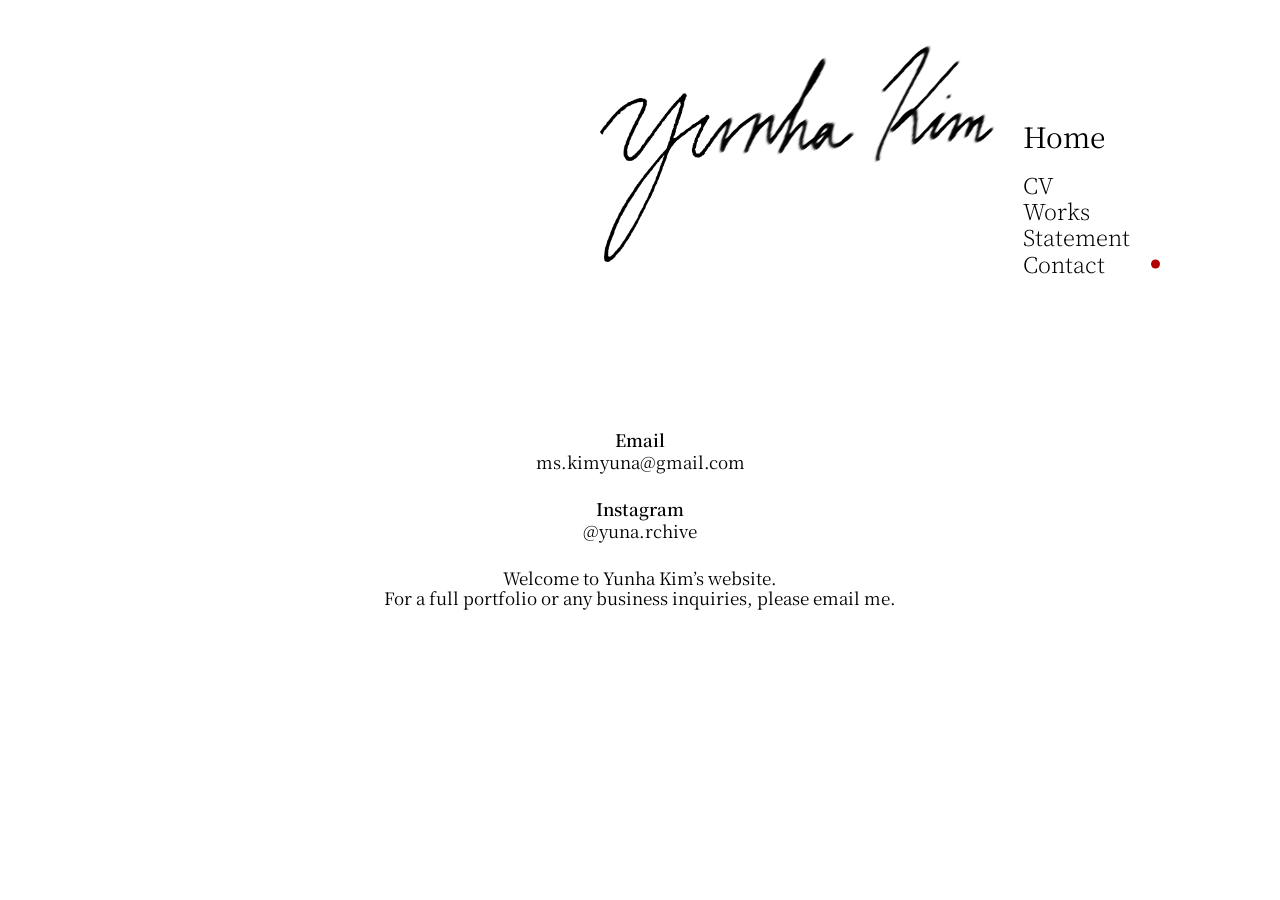
<file: contact.html>
<!doctype html>
<html>
<head>
  <meta charset="utf-8">
  <meta name="viewport" content="width=device-width, initial-scale=1">
  <title>Contact | Yunha Kim</title>

  <link href="https://fonts.googleapis.com/css2?family=Noto+Serif+KR:wght@300;400;500;600&display=swap" rel="stylesheet">
  <link rel="stylesheet" href="style.css">
</head>

<body>
  <div class="contact_page">

    <!-- 중앙 콘텐츠 -->
    <div class="contact_content">
      <div class="contact_info">

        <p class="contact_label">Email</p>
        <p class="contact_value">ms.kimyuna@gmail.com</p>

        <p class="contact_label instagram_label">Instagram</p>
        <p class="contact_value">
          <a href="https://www.instagram.com/yuna.rchive" target="_blank">
            @yuna.rchive
          </a>
        </p>

        <p class="contact_note">
          Welcome to Yunha Kim’s website.<br>
          For a full portfolio or any business inquiries, please email me.
        </p>

      </div>
    </div>

    <!-- 오른쪽 상단 메뉴 -->
    <div class="contact_menu">
      <img src="images/signature.png" class="contact_signature" alt="signature">

      <nav class="menu_nav">
        <a href="index.html" class="menu_home">Home</a>
        <a href="cv.html">CV</a>
        <a href="works.html">Works</a>
        <a href="statement.html">Statement</a>
        <a href="contact.html" class="active">Contact</a>
      </nav>
    </div>

  </div>
</body>
</html>
</file>
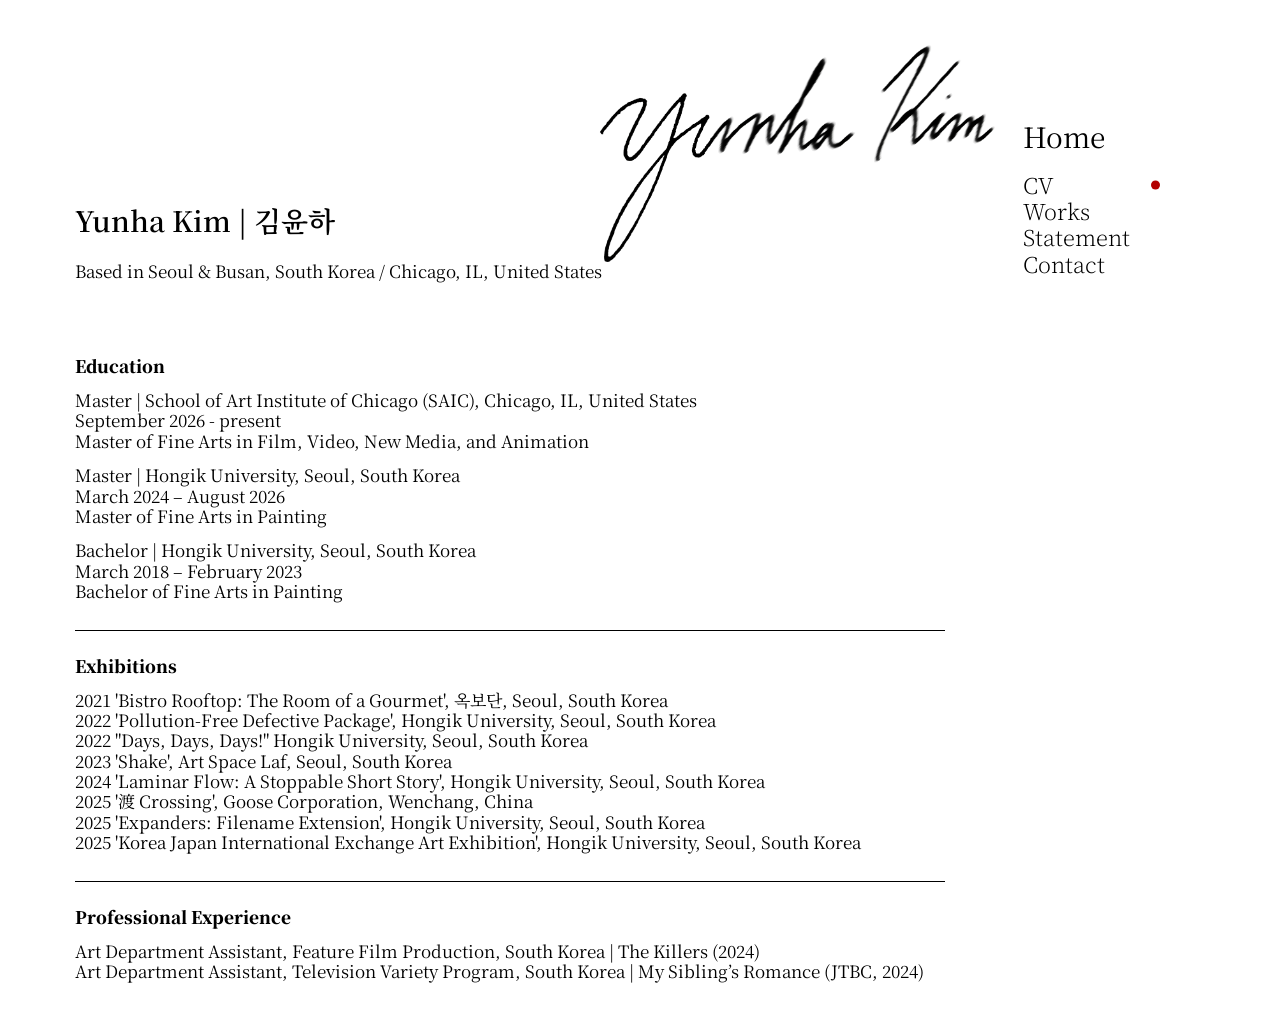
<file: cv.html>
<!doctype html>
<html>
<head>
  <meta charset="utf-8" />
  <meta name="viewport" content="width=device-width, initial-scale=1" />
  <title>CV | Yunha Kim</title>

  <link href="https://fonts.googleapis.com/css2?family=Noto+Serif+KR:wght@300;400;500;600&display=swap" rel="stylesheet">
  <link rel="stylesheet" href="style.css">
</head>

<body>
  <div class="cv_page">

    <div class="cv_content">
      <h1 class="cv_name">Yunha Kim | 김윤하</h1>
      <p class="cv_based">
        Based in Seoul & Busan, South Korea / Chicago, IL, United States
      </p>

      <section class="cv_section">
        <h2>Education</h2>
        <p>
          Master | School of Art Institute of Chicago (SAIC), Chicago, IL, United States<br>
          September 2026 - present<br>
          Master of Fine Arts in Film, Video, New Media, and Animation
        </p>
        
        <p>
          Master | Hongik University, Seoul, South Korea<br>
          March 2024 – August 2026<br>
          Master of Fine Arts in Painting
        </p>

        <p>
          Bachelor | Hongik University, Seoul, South Korea<br>
          March 2018 – February 2023<br>
          Bachelor of Fine Arts in Painting
        </p>
      </section>

      <section class="cv_section">
        <h2>Exhibitions</h2>
        <p>
        2021 'Bistro Rooftop: The Room of a Gourmet', 옥보단, Seoul, South Korea<br>
        2022 'Pollution-Free Defective Package', Hongik University, Seoul, South Korea<br>
        2022 "Days, Days, Days!" Hongik University, Seoul, South Korea<br>
        2023 'Shake', Art Space Laf, Seoul, South Korea<br>
        2024 'Laminar Flow: A Stoppable Short Story', Hongik University, Seoul, South Korea<br>
        2025 '渡 Crossing', Goose Corporation, Wenchang, China<br>
        2025 'Expanders: Filename Extension', Hongik University, Seoul, South Korea<br>
        2025 'Korea Japan International Exchange Art Exhibition', Hongik University, Seoul, South Korea
        </p>
      </section>

      <section class="cv_section">
        <h2>Professional Experience</h2>
        <p>
          Art Department Assistant, Feature Film Production, South Korea | The Killers (2024)<br>
          Art Department Assistant, Television Variety Program, South Korea | My Sibling’s Romance (JTBC, 2024)
        </p>
      </section>
    </div>

    <div class="cv_menu">
      <img src="images/signature.png" class="cv_signature" alt="signature">

      <nav class="menu_nav">
        <a href="index.html" class="menu_home">Home</a>
        <a href="cv.html" class="active">CV</a>
        <a href="works.html">Works</a>
        <a href="statement.html">Statement</a>
        <a href="contact.html">Contact</a>
      </nav>
    </div>

  </div>
</body>
</html>
</file>
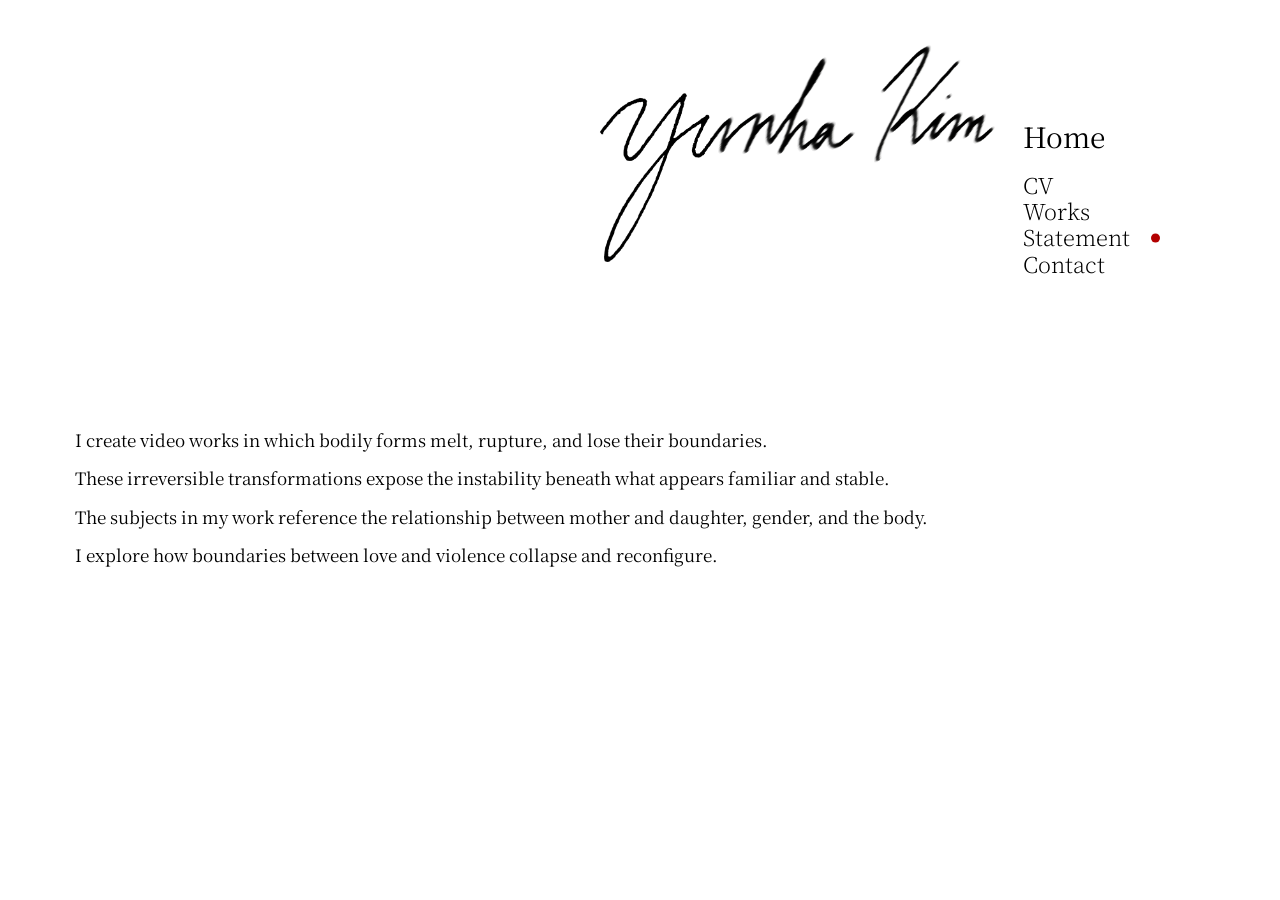
<file: statement.html>
<!doctype html>
<html>
<head>
  <meta charset="utf-8">
  <meta name="viewport" content="width=device-width, initial-scale=1">
  <title>Statement | Yunha Kim</title>

  <link href="https://fonts.googleapis.com/css2?family=Noto+Serif+KR:wght@300;400;500;600&display=swap" rel="stylesheet">
  <link rel="stylesheet" href="style.css">
</head>

<body>

<div class="statement_page">

  <!-- 오른쪽 상단 메뉴 -->
  <div class="cv_menu">
    <img src="images/signature.png" class="cv_signature">

    <nav class="menu_nav">
      <a href="index.html" class="menu_home">Home</a>
      <a href="cv.html">CV</a>
      <a href="works.html">Works</a>
      <a href="statement.html" class="active">Statement</a>
      <a href="contact.html">Contact</a>
    </nav>
  </div>

  <!-- statement 본문 -->
  <div class="statement_content">
    <p>
      I create video works in which bodily forms melt, rupture, and lose their boundaries.
    </p>

    <p>
      These irreversible transformations expose the instability beneath what appears familiar and stable.
    </p>

    <p>
      The subjects in my work reference the relationship between mother and daughter, gender, and the body.
    </p>

    <p>
      I explore how boundaries between love and violence collapse and reconfigure.
    </p>
  </div>

</div>

</body>
</html>
</file>
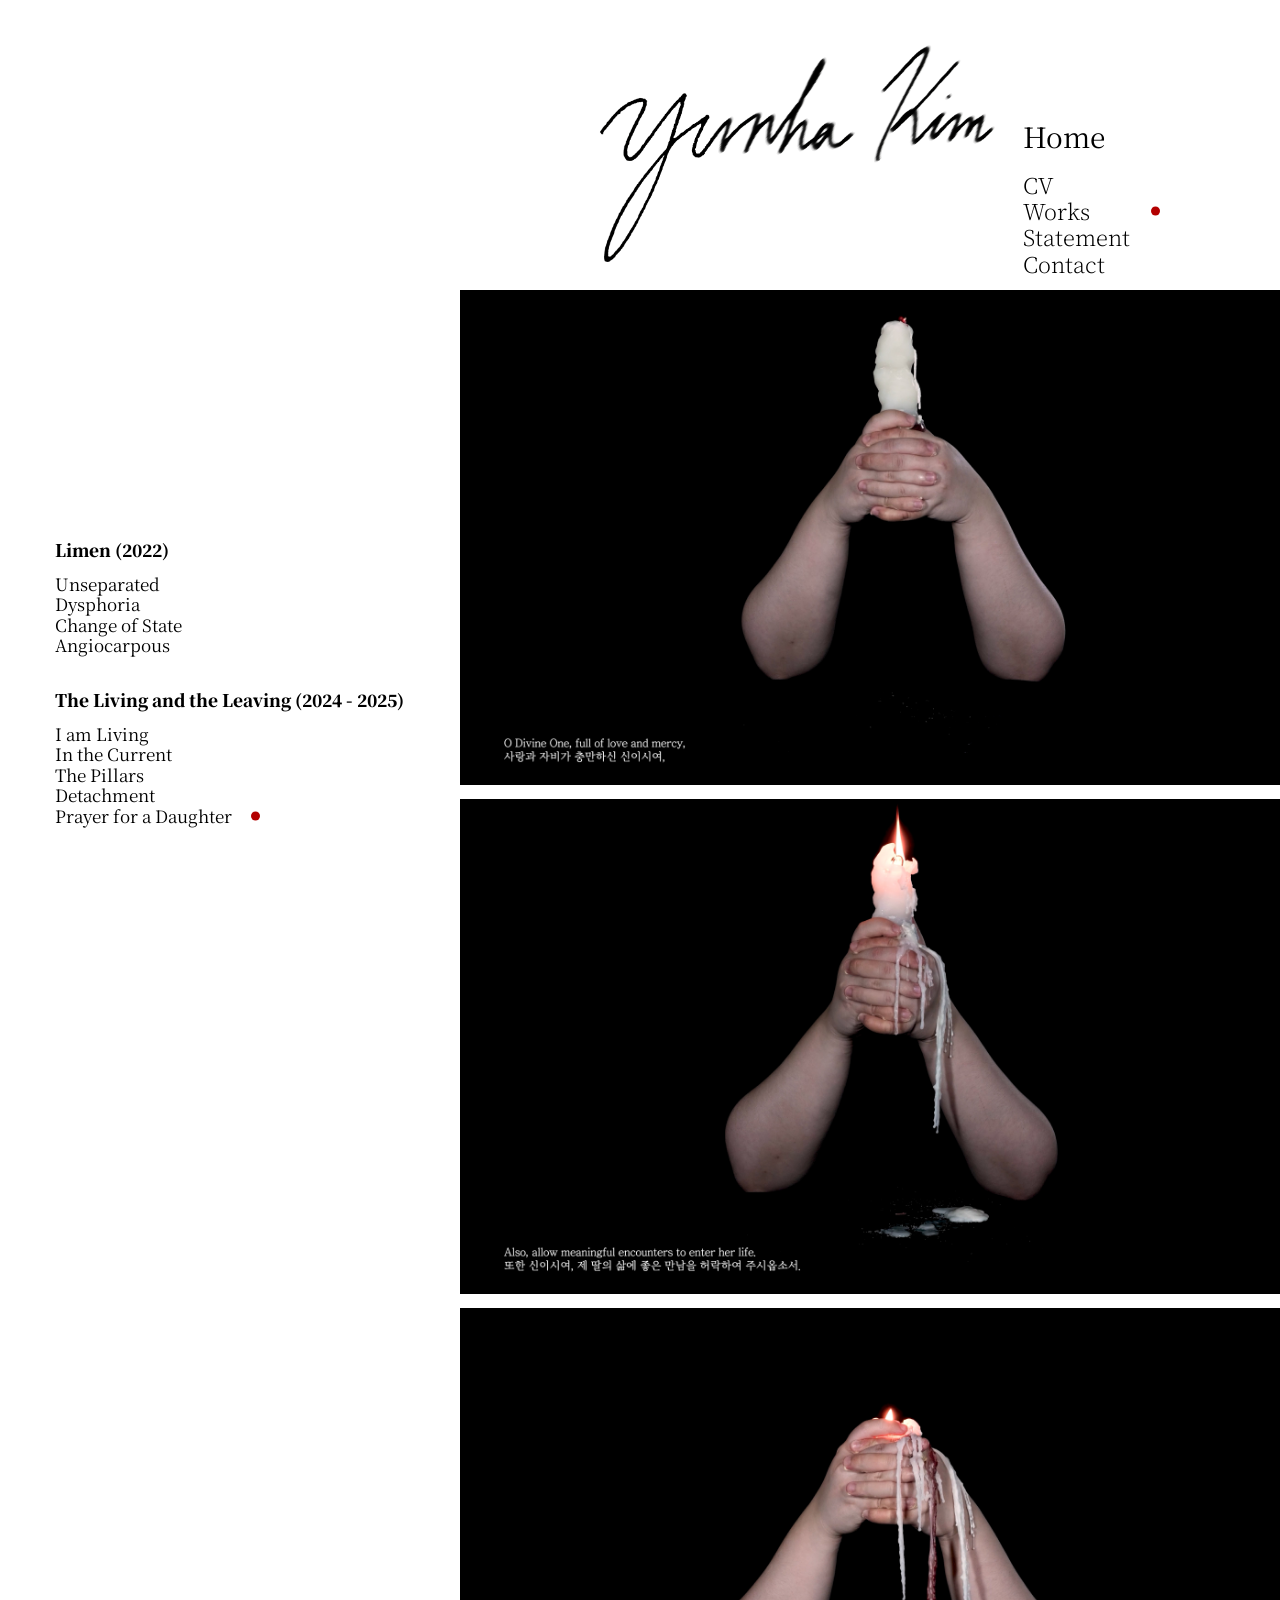
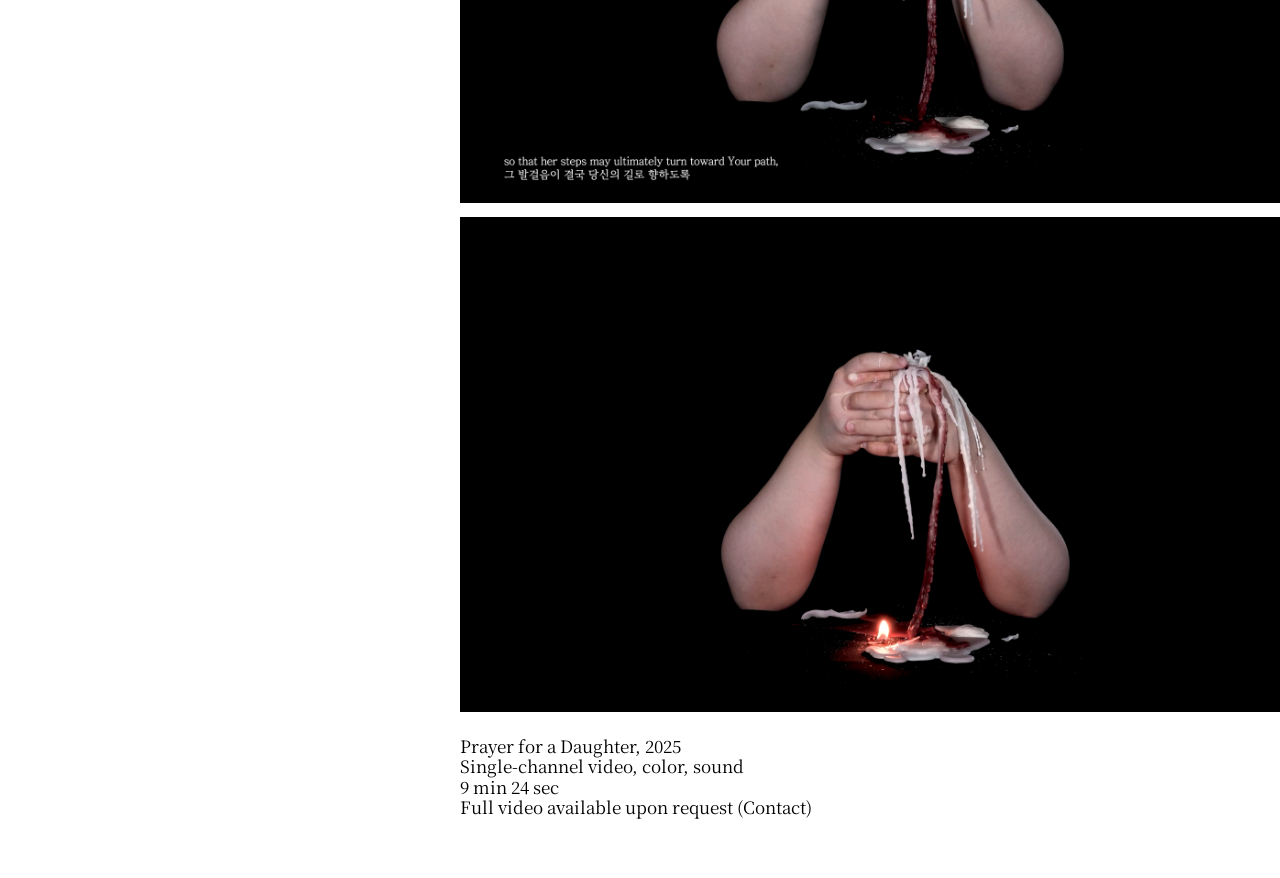
<file: works.html>
<!doctype html>
<html>
<head>
  <meta charset="utf-8">
  <meta name="viewport" content="width=device-width, initial-scale=1">
  <title>Works | Yunha Kim</title>

  <link href="https://fonts.googleapis.com/css2?family=Noto+Serif+KR:wght@300;400;500;600&display=swap" rel="stylesheet">
  <link rel="stylesheet" href="style.css">
</head>

<body>

<div class="works_page">

  <!-- 오른쪽 상단 메뉴 -->
  <div class="cv_menu">
    <img src="images/signature.png" class="cv_signature">

    <nav class="menu_nav">
      <a href="index.html" class="menu_home">Home</a>
      <a href="cv.html">CV</a>
      <a href="works.html" class="active">Works</a>
      <a href="statement.html">Statement</a>
      <a href="contact.html">Contact</a>
    </nav>
  </div>


  <!-- 왼쪽 작품 리스트 -->
  <div class="works_list">

  <div class="works_group">
    <p class="works_title">Limen (2022)</p>
    <p class="work_item" onclick="showWork('unseparated', this)">Unseparated</p>
    <p class="work_item" onclick="showWork('dysphoria', this)">Dysphoria</p>
    <p class="work_item" onclick="showWork('changeofstate', this)">Change of State</p>
    <p class="work_item" onclick="showWork('angiocarpous', this)">Angiocarpous</p>
  </div>

  <div class="works_group">
    <p class="works_title">The Living and the Leaving (2024 - 2025)</p>
    <p class="work_item" onclick="showWork('iamliving', this)">I am Living</p>
    <p class="work_item" onclick="showWork('inthecurrent', this)">In the Current</p>
    <p class="work_item" onclick="showWork('thepillars', this)">The Pillars</p>
    <p class="work_item" onclick="showWork('detachment', this)">Detachment</p>
    <p class="work_item active_work" onclick="showWork('prayer', this)">Prayer for a Daughter</p>
  </div>

</div>

  <div class="works_image" id="works_image">
  <img src="images/prayer1.jpg">
  <img src="images/prayer2.jpg">
  <img src="images/prayer3.jpg">
  <img src="images/prayer4.jpg">
</div>

<div class="works_description" id="works_description">
  <p>Prayer for a Daughter, 2025</p>
  <p>Single-channel video, color, sound</p>
  <p>9 min 24 sec</p>
  <p>
    Full video available upon request
    (<a href="contact.html">Contact</a>)
  </p>
</div>

</div>

<script src="script.js"></script>
</body>
</html>
</file>
<file: style.css>
html {
  overflow-y: scroll;
}

body {
  margin: 0;
  background: white;
  font-family: 'Noto Serif KR', serif;
}

/*Home페이지*/
.mobile_popup {
  display: none;
}

.home {
  position: relative;
  width: 100%;
  height: 100vh;
}

.location {
  margin-top: 110px;
  margin-left: 320px;
  display: inline-flex;
  align-items: flex-start;
  gap: 6px;
  font-size: 16px;
  font-weight: 500;
  line-height: 1.05;
}

.cities {
  font-weight: 500;
  text-align: left;
}

.signature {
  display: block;

  margin-left: 40px;
  margin-top: 350px;

  width: min(850px, 60vw);
  height: auto;
}

.menu {
  position: absolute;

  top: 120px;
  right: 120px;

  display: flex;
  flex-direction: row;
  align-items: flex-start;
  gap: 18px;
}

.introduction {
  writing-mode: vertical-rl;
  font-size: 27px;
  line-height: 1;
  margin-top: 35px;
}

.menu_nav {
  display: flex;
  flex-direction: column;
}

.menu_nav a.menu_home {
  font-size: 28px;
  font-weight: 400;
  margin-bottom: 18px;
}

.menu_nav a {
  position: relative;
  display: block;

  text-decoration: none;
  color: black;

  font-size: 22px;
  font-weight: 100;
  line-height: 1.2;

  padding-right: 30px; /* 점 자리 확보 */
}

.menu_nav a:hover {
  opacity: 0.6;
}

.menu_nav a.active::after {
  content: "";

  position: absolute;
  right: 0;        /* ← 항상 같은 위치 */
  top: 50%;
  transform: translateY(-50%);

  width: 9px;
  height: 9px;

  background: #b30000;
  border-radius: 50%;
}

.mobile_notice {
  display: none;
}
/*Home페이지 끝*/

/*CV페이지*/
.cv_page {
  position: relative;
  width: 100%;
  min-height: 100vh;
}

.cv_content {
  margin-left: 75px;
  padding-top: 200px;
  width: 870px;
}

.cv_name {
  margin: 0;
  font-size: 28px;
  font-weight: 600;
}

.cv_based {
  margin-top: 18px;
  margin-bottom: 70px;
  font-size: 17px;
  font-weight: 400;
}

.cv_section {
  margin-bottom: 22px;
  padding-bottom: 14px;
  border-bottom: 1px solid;
}

.cv_section:last-child {
  border-bottom: none;
}

.cv_section h2 {
  margin: 0 0 12px 0;
  font-size: 17px;
  font-weight: 1000;
}

.cv_section p {
  margin: 0 0 14px 0;
  font-size: 17px;
  line-height: 1.2;
  font-weight: 400;
}

.cv_menu {
  position: absolute;
  top: 120px;
  right: 120px;
  display: flex;
  flex-direction: row;
  align-items: flex-start;
  gap: 28px;
}

.cv_signature {
  width: 400px;
  height: auto;
  margin-top: -75px;
}
/*cv페이지*/

/*contact페이지*/
.contact_page {
  position: relative;
  width: 100%;
  min-height: 100vh;
}

.contact_content {
  width: 100%;
  display: flex;
  justify-content: center;
  padding-top: 430px;
}

.contact_info {
  text-align: center;
}

.contact_label {
  margin: 0;
  font-size: 17px;
  font-weight: 600;
  line-height: 1.2;
}

.contact_value {
  margin: 2px 0 0 0;
  font-size: 17px;
  font-weight: 400;
  line-height: 1.2;
}

.instagram_label {
  margin-top: 26px;
}

.contact_value a {
  color: black;
  text-decoration: none;
}

.contact_value a:hover {
  opacity: 0.5;
}

.contact_note {
  margin-top: 26px;
  font-size: 17px;
  font-weight: 400;
  line-height: 1.2;
}

.contact_menu {
  position: absolute;
  top: 120px;
  right: 120px;
  display: flex;
  flex-direction: row;
  align-items: flex-start;
  gap: 28px;
}

.contact_signature {
  width: 400px;
  height: auto;
  margin-top: -75px;
}
/*contact페이지*/

/*works페이지*/
.works_page {
  position: relative;
  width: 100%;
  min-height: 100vh;
}

.works_list {
  position: fixed;
  left: 55px;
  bottom: 40px;
  width: 350px;
}

.works_group {
  margin-bottom: 34px;
}

.works_title {
  margin: 0 0 14px 0;
  font-size: 17px;
  font-weight: 1000;
  line-height: 1.2;
}

.works_group p:not(.works_title) {
  margin: 0;
  font-size: 17px;
  font-weight: 400;
  line-height: 1.2;
}

.active_work {
  font-weight: 600;
}

.works_image {
  margin-left: 460px;
  padding-top: 290px;
  width: 880px;

  display: flex;
  flex-direction: column;
  gap: 14px;
}

.works_image img {
  display: block;
  width: 100%;
  height: auto;
}

.works_description {
  margin-left: 460px;
  margin-top: 24px;
  padding-bottom: 60px;
  width: 880px;
}

.works_description p {
  margin: 0;
  font-size: 17px;
  font-weight: 400;
  line-height: 1.2;
}

.works_description a {
  color: black;
  text-decoration: none;
}

.works_description a:hover {
  opacity: 0.6;
}

.work_item:hover {
  opacity: 0.6;
}

.work_item {
  position: relative;
  display: block;
  padding-right: 18px; /* 점 자리 */
  cursor: pointer;
}

.work_item.active_work::after {
  content: "";

  position: absolute;
  right: 145px;   /* ← 정렬 핵심 */
  top: 50%;
  transform: translateY(-50%);

  width: 9px;
  height: 9px;

  background: #b30000;
  border-radius: 50%;
}
/*works페이지*/

/*staement페이지*/
.statement_page {
  position: relative;
  width: 100%;
  min-height: 100vh;
}

.statement_content {
  margin-left: 75px;
  padding-top: 430px;
  width: 1000px;
}

.statement_content p {
  margin: 0 0 18px 0;
  font-size: 17px;
  font-weight: 400;
  line-height: 1.2;
}
/*staement페이지*/

/* =========================
   Mobile
========================= */
@media screen and (max-width: 768px) {
  html,
  body {
    width: 100%;
    overflow-x: hidden;
  }

  /* 공통 페이지 박스 */
  .home,
  .cv_page,
  .works_page,
  .statement_page,
  .contact_page {
    width: 100%;
    min-height: 100vh;
    display: flex;
    flex-direction: column;
    box-sizing: border-box;
  }

  /* 데스크탑 absolute/fixed 흔적 최대한 제거 */
  .menu,
  .cv_menu,
  .contact_menu,
  .works_list,
  .works_image,
  .works_description,
  .cv_content,
  .statement_content,
  .contact_content,
  .location,
  .signature,
  .cv_signature,
  .contact_signature {
    left: auto !important;
    right: auto !important;
    top: auto !important;
    bottom: auto !important;
    transform: none !important;
  }

  /* 공통 메뉴: 모바일에서는 전부 아래쪽으로 */
  .menu,
  .cv_menu,
  .contact_menu {
    position: static !important;
    margin: auto 20px 0 20px !important;
    padding: 40px 0 240px 0 !important;

    display: flex;
    flex-direction: column;
    align-items: flex-start;
    gap: 12px;

    width: auto !important;
    max-width: none !important;
  }

  /* 혹시 menu 내부에 desktop용 들여쓰기 남아있으면 제거 */
  .menu_nav {
    display: flex;
    flex-direction: column;
    gap: 0;
    margin: 0 !important;
    padding: 0 !important;
  }

  .menu_nav a.menu_home {
    font-size: 22px;
    font-weight: 400;
    margin-bottom: 10px;
  }

  .menu_nav a {
    font-size: 18px;
    line-height: 1.15;
    padding-right: 16px;
  }

  .introduction {
    writing-mode: horizontal-tb;
    font-size: 16px;
    line-height: 1.2;
    margin: 0 !important;
    padding: 0 !important;
  }

  /* cv / contact 메뉴 내부에서
   signature를 menu 텍스트보다 위로 올리기 */
.cv_menu,
.contact_menu {
  display: flex !important;
  flex-direction: column !important;
}

.cv_menu .cv_signature,
.contact_menu .contact_signature {
  order: -1 !important;
  display: block !important;
  margin: 0 0 12px 0 !important;
}

  /* -----------------
     Home
  ----------------- */
  .home {
    height: auto;
  }

  .location {
    position: static !important;
    margin: 24px 20px 0 20px !important;
    padding: 0 !important;

    display: inline-flex;
    align-items: flex-start;
    gap: 6px;

    font-size: 14px;
    line-height: 1.05;
    width: auto !important;
  }

  .signature {
    position: static !important;
    display: block;
    width: min(320px, 82vw) !important;
    height: auto !important;
    margin: 40px 20px 0 20px !important;
    padding: 0 !important;
  }

  /* -----------------
     CV
  ----------------- */
  .cv_signature {
    position: static !important;
    display: block;
    width: min(220px, 55vw) !important;
    height: auto !important;
    margin: 0 0 0 0 !important;
    padding: 0 !important;
  }

  .cv_content {
    width: auto !important;
    margin: 24px 20px 60px 20px !important;
    padding: 0 !important;
  }

  .cv_name {
    font-size: 22px;
  }

  .cv_based {
    margin-top: 12px;
    margin-bottom: 32px;
    font-size: 15px;
  }

  .cv_section {
    margin-bottom: 18px;
    padding-bottom: 12px;
  }

  .cv_section h2 {
    font-size: 15px;
    margin-bottom: 10px;
  }

  .cv_section p {
    font-size: 15px;
    line-height: 1.3;
  }

  /* -----------------
     Works
  ----------------- */
  .works_list {
    position: static !important;
    width: auto !important;
    margin: 24px 20px 0 20px !important;
    padding: 0 !important;
  }

  .works_group {
    margin-bottom: 24px;
  }

  .works_title,
  .works_group p,
  .work_item {
    font-size: 15px;
    line-height: 1.25;
  }

  .work_item {
    padding-right: 14px;
  }

  .work_item.active_work::after {
    right: 0;
    width: 7px;
    height: 7px;
  }

  .works_image {
    position: static !important;
    width: auto !important;
    margin: 24px 20px 0 20px !important;
    padding: 0 !important;
    gap: 10px;
  }

  .works_image img {
    width: 100% !important;
    height: auto !important;
    display: block;
  }

  .works_description {
    position: static !important;
    width: auto !important;
    margin: 18px 20px 60px 20px !important;
    padding: 0 !important;
  }

  .works_description p {
    font-size: 15px;
    line-height: 1.3;
  }

  /* works 페이지에서 메뉴가 위에 붙어 있으면,
     HTML상 .menu가 맨 위에 있어도 아래쪽으로 밀리게 */
  .works_page .menu,
  .works_page .cv_menu,
  .works_page .contact_menu {
    margin-top: auto !important;
  }

  /* -----------------
     Statement
  ----------------- */
  .statement_content {
    width: auto !important;
    margin: 24px 20px 60px 20px !important;
    padding: 0 !important;
  }

  .statement_content p {
    font-size: 15px;
    line-height: 1.35;
    margin-bottom: 14px;
  }

  .statement_page .menu,
  .statement_page .cv_menu,
  .statement_page .contact_menu {
    margin-top: auto !important;
  }

  /* -----------------
     Contact
  ----------------- */
  .contact_signature {
    position: static !important;
    display: block;
    width: min(220px, 55vw) !important;
    height: auto !important;
    margin: 0 !important;
    padding: 0 !important;
  }

  .contact_content {
    width: 100% !important;
    justify-content: center !important;
    margin: 24px 0 0 0 !important;
    padding: 0 !important;
  }

  .contact_info {
    width: 100%;
    padding: 0 20px 60px 20px;
    text-align: center !important;
    box-sizing: border-box;
  }

  .contact_label,
  .contact_value,
  .contact_note {
    font-size: 15px;
    line-height: 1.3;
  }

  .instagram_label,
  .contact_note {
    margin-top: 18px;
  }

  /* -----------------
     Mobile popup
  ----------------- */
  .mobile_popup {
    position: fixed;
    inset: 0;
    background: rgba(0, 0, 0, 0.35);
    align-items: center;
    justify-content: center;
    z-index: 2000;
  }

  .mobile_popup_box {
    width: calc(100% - 40px);
    max-width: 320px;
    background: white;
    padding: 20px;
    text-align: center;
    box-sizing: border-box;
  }

  .mobile_popup_box p {
    margin: 0 0 14px 0;
    font-size: 14px;
    line-height: 1.4;
  }

  .mobile_popup_box button {
    border: 1px solid black;
    background: white;
    padding: 6px 14px;
    font: inherit;
    cursor: pointer;
  }
}

/* =========================
   mobile layout fix - order
   이 블록은 기존 @media 맨 아래에 추가
========================= */
@media screen and (max-width: 768px) {
  /* 공통: 페이지를 세로 flex로 확실히 */
  .home,
  .cv_page,
  .works_page,
  .statement_page,
  .contact_page {
    display: flex !important;
    flex-direction: column !important;
    min-height: 100vh !important;
  }

  /* 공통: 메뉴는 무조건 아래쪽 순서 */
  .menu,
  .cv_menu,
  .contact_menu {
    order: 99 !important;
    margin-top: auto !important;
  }

  /* home: location -> signature -> menu */
  .home .location {
    order: 1 !important;
  }

  .home .signature {
    order: 2 !important;
  }

  .home .menu {
    order: 3 !important;
  }

  /* cv: content -> signature/menu */
  .cv_page .cv_content {
    order: 1 !important;
  }

  .cv_page .cv_menu {
    order: 2 !important;
  }

  /* works: list -> image -> description -> menu */
  .works_page .works_list {
    order: 1 !important;
  }

  .works_page .works_image {
    order: 2 !important;
  }

  .works_page .works_description {
    order: 3 !important;
  }

  .works_page .menu,
  .works_page .cv_menu,
  .works_page .contact_menu {
    order: 4 !important;
    margin-top: auto !important;
  }

  /* statement: content -> menu */
  .statement_page .statement_content {
    order: 1 !important;
  }

  .statement_page .menu,
  .statement_page .cv_menu,
  .statement_page .contact_menu {
    order: 2 !important;
    margin-top: auto !important;
  }

  /* contact: content -> signature/menu */
  .contact_page .contact_content {
    order: 1 !important;
  }

  .contact_page .contact_menu {
    order: 2 !important;
  }

  /* 위쪽 공백을 만드는 가능성 있는 margin 제거 */
  .home .signature,
  .cv_page .cv_signature,
  .contact_page .contact_signature,
  .home .menu,
  .cv_page .cv_menu,
  .contact_page .contact_menu,
  .works_page .menu,
  .statement_page .menu {
    top: auto !important;
    bottom: auto !important;
  }
}
</file>
